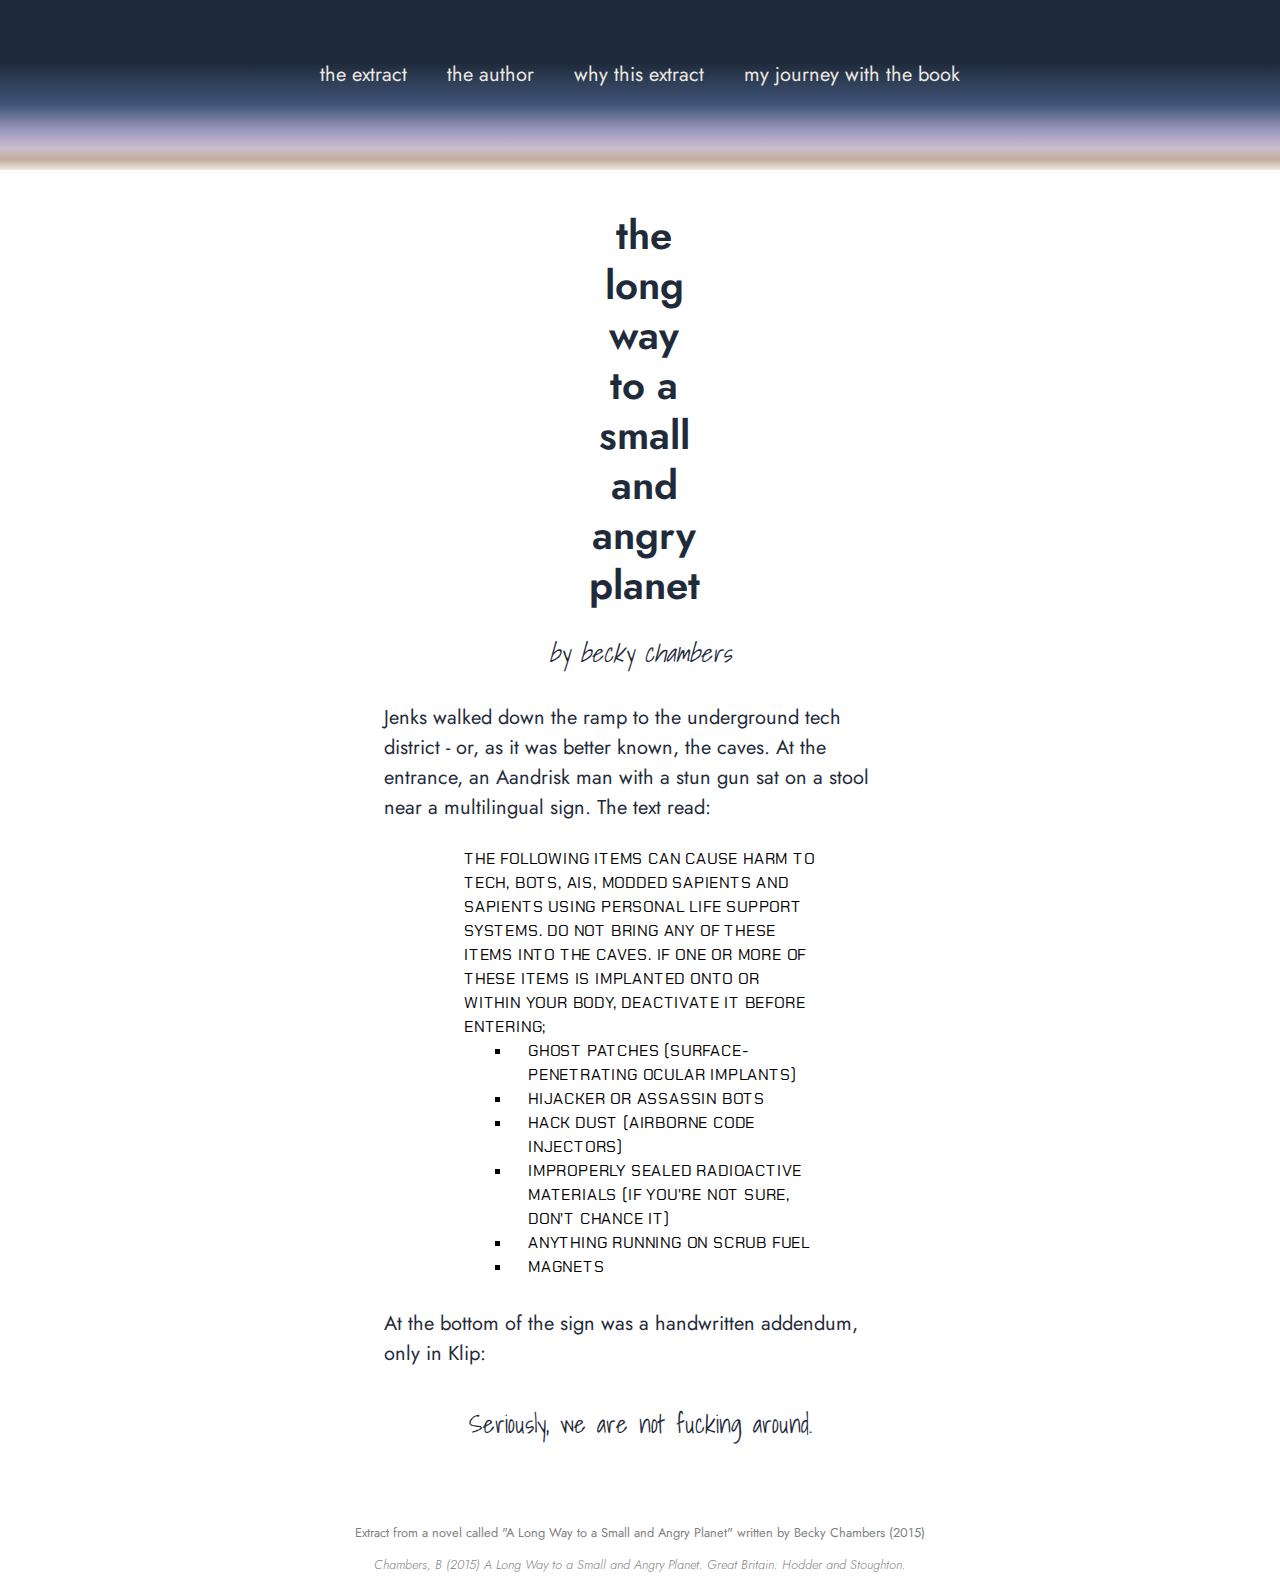
<file: index.html>
<!DOCTYPE html>
<html lang="en">
  <head>
    <meta charset="utf-8">
    <title>the long way to a small and angry planet | the extract</title>
    <meta name="author" content="Nicola Simmonds">
    <meta name="description" content="The extract of a novel by becky chambers">
    <link rel="preconnect" href="https://fonts.googleapis.com">
    <meta name="viewport" content="width=device-width, initial-scale=1">
<link rel="preconnect" href="https://fonts.gstatic.com" crossorigin>
<link href="https://fonts.googleapis.com/css2?family=Chakra+Petch:wght@300;400;500&family=Jost:ital,wght@0,100;0,200;0,300;0,400;0,500;0,600;0,700;0,800;0,900;1,100;1,200;1,300;1,400;1,500;1,600;1,700;1,800;1,900&family=Shadows+Into+Light&display=swap" rel="stylesheet">
    <link rel="stylesheet" href="style.css">
  </head>
  <body>
    <header>
    <nav>
      <ul>
        <li><a href="index.html">the extract</a></li>
        <li><a href="the_author.html">the author</a></li>
        <li><a href="why_this_extract.html">why this extract</a></li>
        <li><a href="my_journey_with_this_book.html">my journey with the book</a></li>
      </ul>
    </nav>
  </header>
    <main>
    <h1>the long way to a small and angry planet</h1>
      <cite>by becky chambers</cite>
        <p>Jenks walked down the ramp to the underground tech district - or, as it was better known, the caves. At the entrance, an Aandrisk man with a stun gun sat on a stool near a multilingual sign. The text read:</p>
        <div id="signage">
        <p>The following items can cause harm to tech, bots, AIs, modded sapients and sapients using personal life support systems. Do not bring any of these items into the caves. If one or more of these items is implanted onto or within your body, deactivate it before entering;</p>
          <ul>
            <li>Ghost patches (surface-penetrating ocular implants)</li>
            <li>Hijacker or assassin bots</li>
            <li>Hack dust (airborne code injectors)</li>
            <li>Improperly sealed radioactive materials (if you're not sure, don't chance it)</li>
            <li>Anything running on scrub fuel</li>
            <li>Magnets</li>
          </ul>
        </div> <!-- end of signage -->
        <p>At the bottom of the sign was a handwritten addendum, only in Klip:</p>
        <div id="handwritting">
        <p>Seriously, we are not fucking around.</p>
        </div>
    </main>
    <footer>
      <p>Extract from a novel called "A Long Way to a Small and Angry Planet" written by Becky Chambers (2015)</p>
      <cite>Chambers, B (2015) A Long Way to a Small and Angry Planet. Great Britain: Hodder and Stoughton.</cite>
    </footer>
  </body>
</html>
</file>
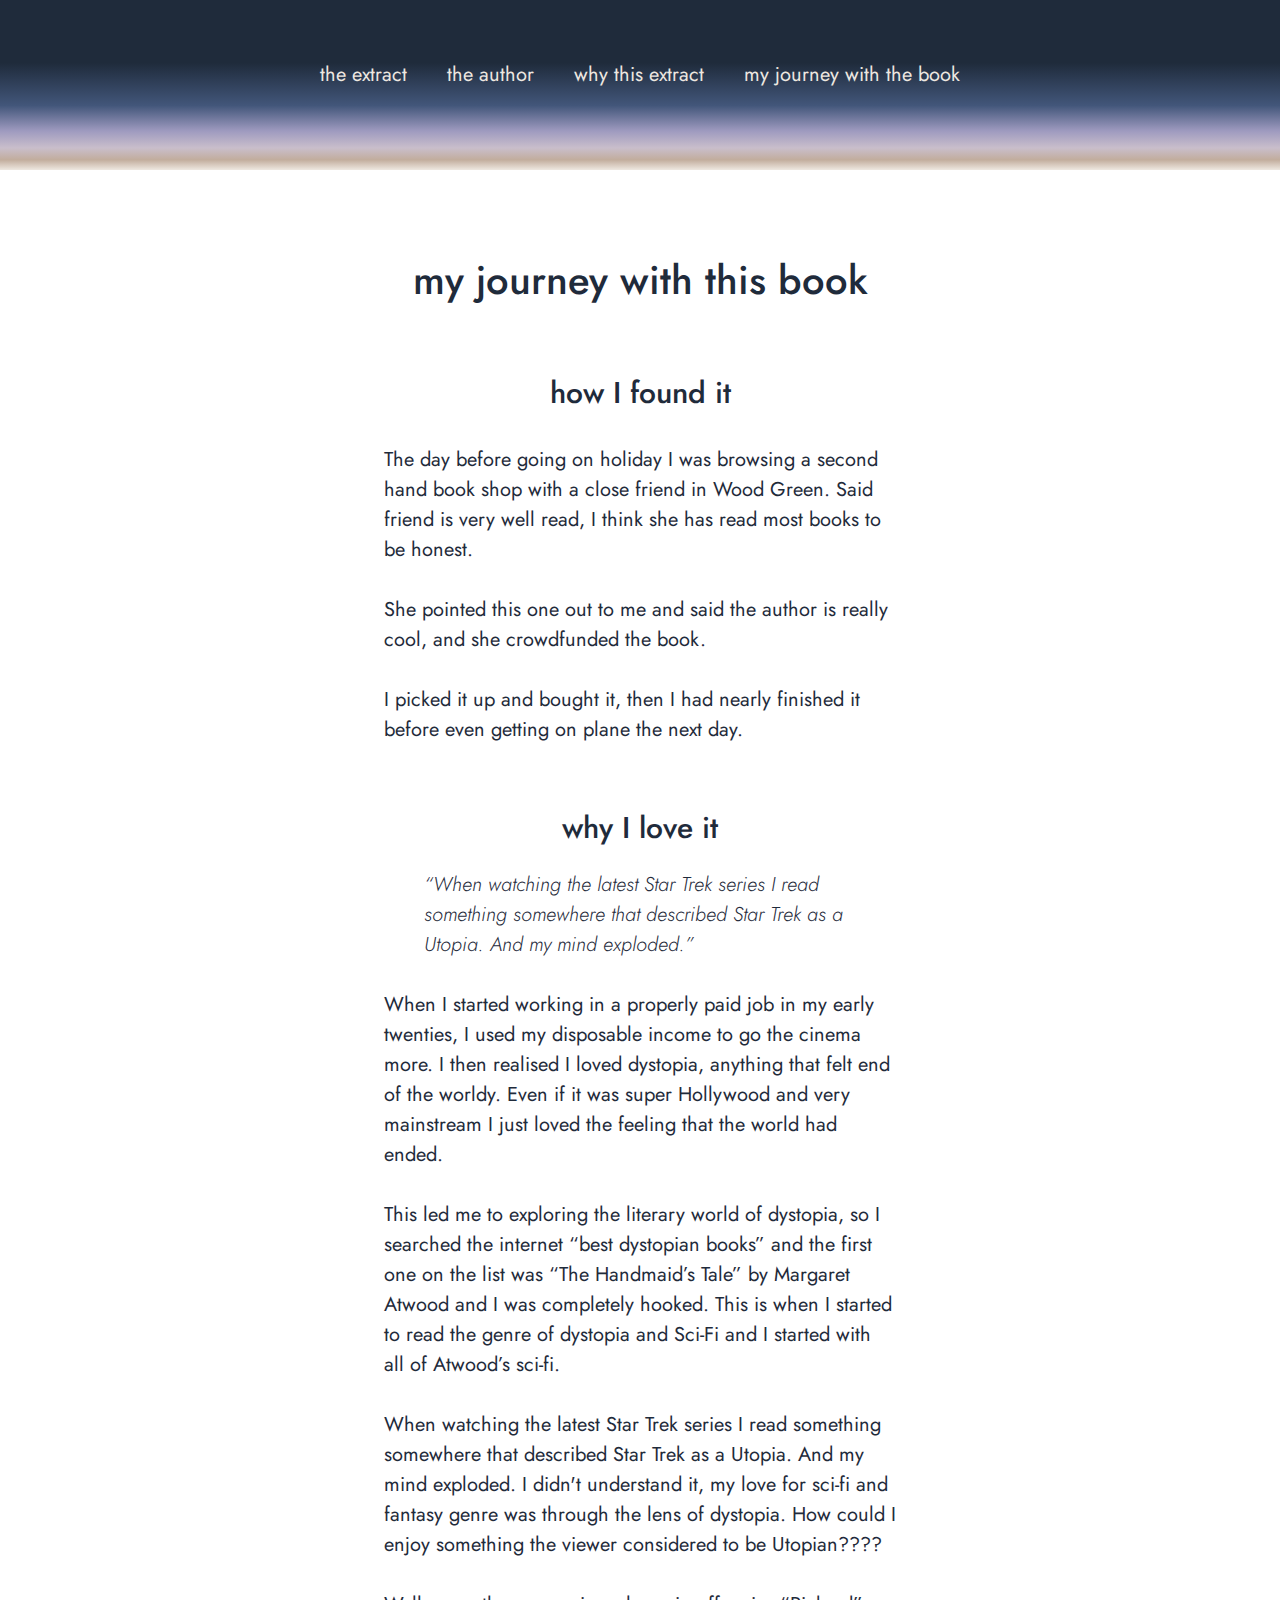
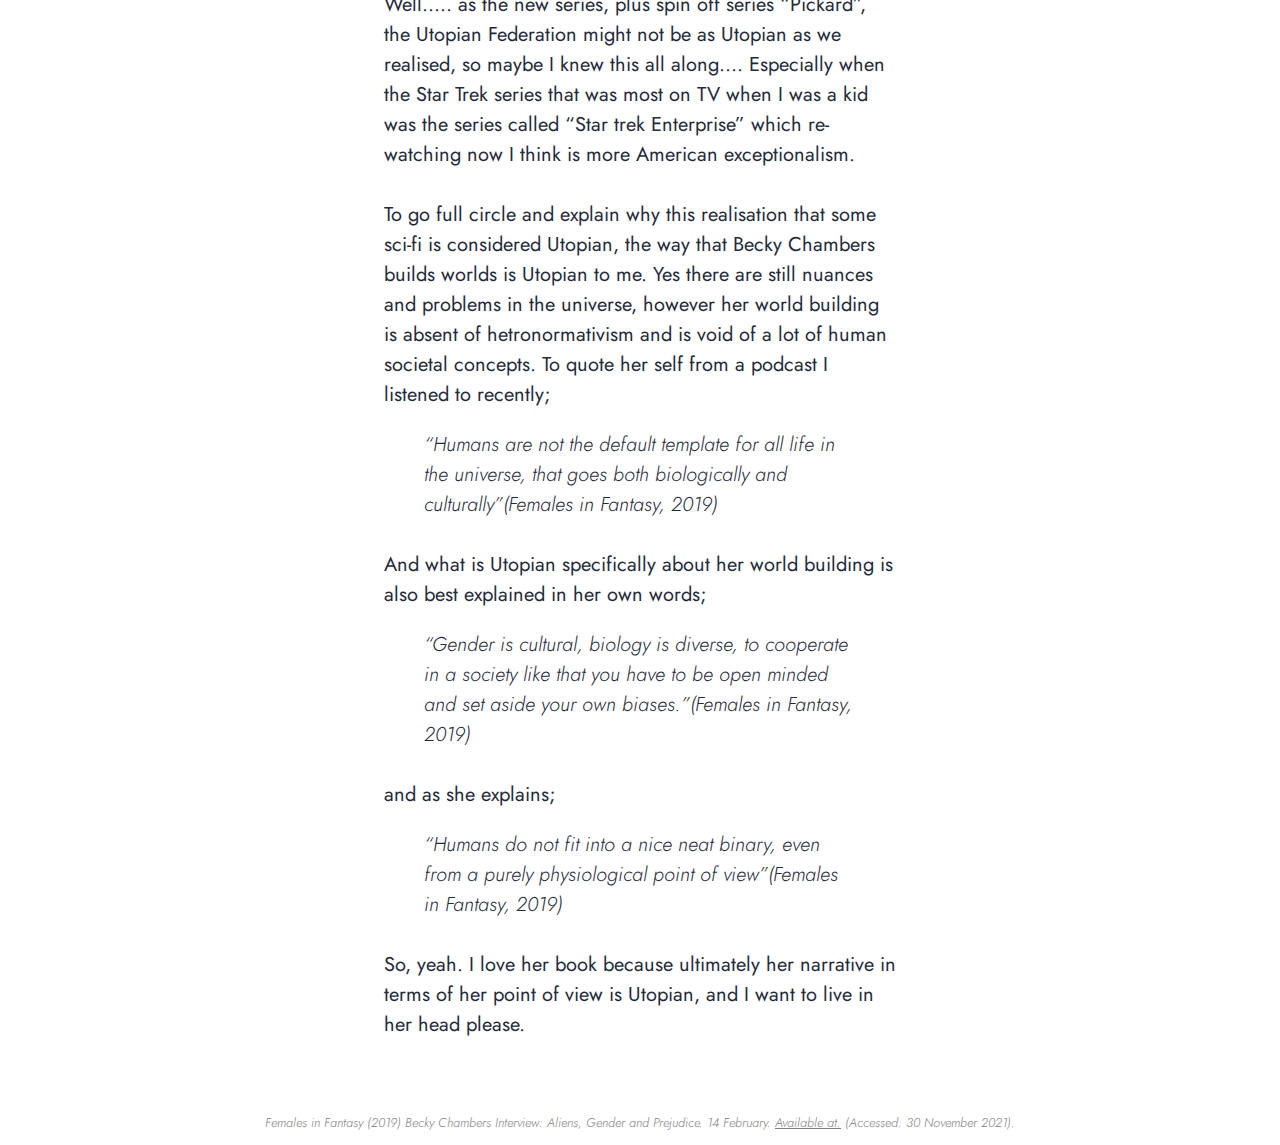
<file: my_journey_with_this_book.html>
<!DOCTYPE html>
<html lang="en">
  <head>
    <meta charset="utf-8">
    <title>the long way to a small and angry planet | my journey with the book</title>
    <meta name="author" content="Nicola Simmonds">
    <meta name="description" content="More about the book and why I like it.">
    <link rel="preconnect" href="https://fonts.googleapis.com">
    <meta name="viewport" content="width=device-width, initial-scale=1">
<link rel="preconnect" href="https://fonts.gstatic.com" crossorigin>
<link href="https://fonts.googleapis.com/css2?family=Chakra+Petch:wght@300;400;500&family=Jost:ital,wght@0,100;0,200;0,300;0,400;0,500;0,600;0,700;0,800;0,900;1,100;1,200;1,300;1,400;1,500;1,600;1,700;1,800;1,900&family=Shadows+Into+Light&display=swap" rel="stylesheet">
    <link rel="stylesheet" href="style.css">
  </head>

  <body>
    <header>
    <nav>
      <ul>
        <li><a href="index.html">the extract</a></li>
        <li><a href="the_author.html">the author</a></li>
        <li><a href="why_this_extract.html">why this extract</a></li>
        <li><a href="my_journey_with_this_book.html">my journey with the book</a></li>
      </ul>
    </nav>
  </header>
    <main>
    <h2>my journey with this book</h2>
      <h3>how I found it</h3>
        <p>The day before going on holiday I was browsing a second hand book shop with a close friend in Wood Green. Said friend is very well read, I think she has read most books to be honest.</p>
        <p>She pointed this one out to me and said the author is really cool, and she crowdfunded the book.</p>
        <p>I picked it up and bought it, then I had nearly finished it before even getting on plane the next day.</p>
      <h3>why I love it</h3>
        <cite>“When watching the latest Star Trek series I read something somewhere that described Star Trek as a Utopia. And my mind exploded.”</cite>
        <p>When I started working in a properly paid job in my early twenties, I used my disposable income to go the cinema more. I then realised I loved dystopia, anything that felt end of the worldy. Even if it was super Hollywood and very mainstream I just loved the feeling that the world had ended.</p>
        <p>This led me to exploring the literary world of dystopia, so I searched the internet “best dystopian books” and the first one on the list was “The Handmaid’s Tale” by Margaret Atwood and I was completely hooked. This is when I started to read the genre of dystopia and Sci-Fi and I started with all of Atwood’s sci-fi.</p>
        <p>When watching the latest Star Trek series I read something somewhere that described Star Trek as a Utopia. And my mind exploded. I didn't understand it, my love for sci-fi and fantasy genre was through the lens of dystopia. How could I enjoy something the viewer considered to be Utopian????</p>
        <p>Well..... as the new series, plus spin off series “Pickard”, the Utopian Federation might not be as Utopian as we realised, so maybe I knew this all along.... Especially when the Star Trek series that was most on TV when I was a kid was the series called “Star trek Enterprise” which re-watching now I think is more American exceptionalism.</p>
        <p>To go full circle and explain why this realisation that some sci-fi is considered Utopian, the way that Becky Chambers builds worlds is Utopian to me. Yes there are still nuances and problems in the universe, however her world building is absent of hetronormativism and is void of a lot of human societal concepts. To quote her self from a podcast I listened to recently;</p>
          <cite>“Humans are not the default template for all life in the universe, that goes both biologically and culturally”(Females in Fantasy, 2019)</cite>
        <p>And what is Utopian specifically about her world building is also best explained in her own words;</p>
          <cite>“Gender is cultural, biology is diverse, to cooperate in a society like that you have to be open minded and set aside your own biases.”(Females in Fantasy, 2019)</cite>
        <p>and as she explains;</p>
          <cite>“Humans do not fit into a nice neat binary, even from a purely physiological point of view”(Females in Fantasy, 2019)</cite>
        <p>So, yeah. I love her book because ultimately her narrative in terms of her point of view is Utopian, and I want to live in her head please.</p>
      </main>
      <footer>
        <cite>Females in Fantasy (2019) Becky Chambers Interview: Aliens, Gender and Prejudice. 14 February. <a href="https://www.youtube.com/watch?v=c8_Uk8cECi0"> Available at.</a> (Accessed: 30 November 2021).</cite>
      </footer>
  </body>
</html>
</file>
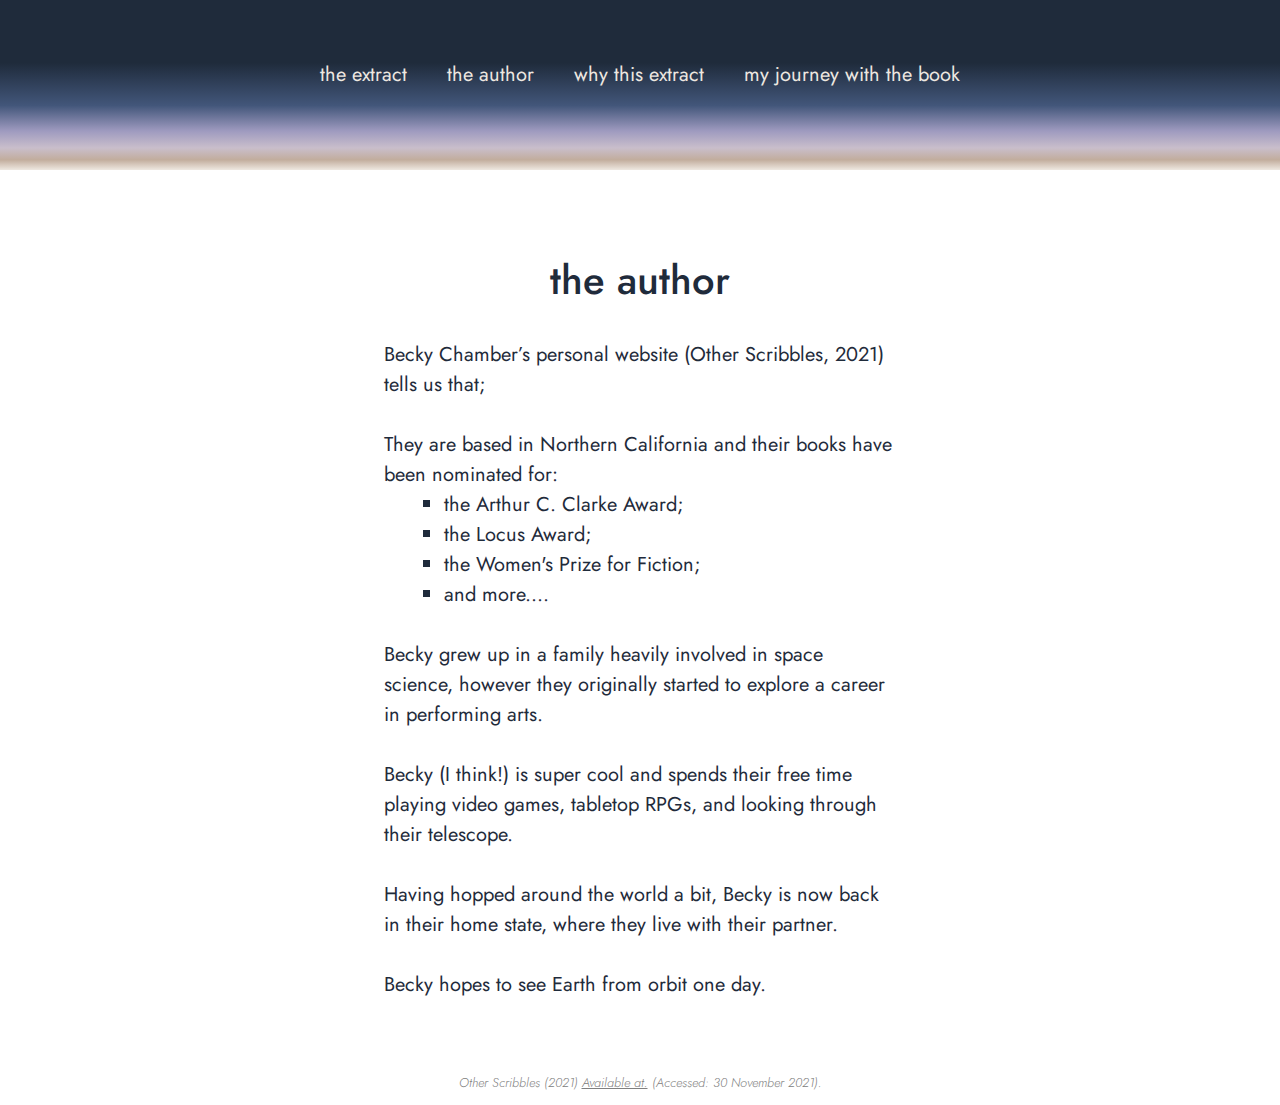
<file: the_author.html>
<!DOCTYPE html>
<html lang="en">
  <head>
    <meta charset="utf-8">
    <title>the long way to a small and angry planet | about the author</title>
    <meta name="author" content="Nicola Simmonds">
    <meta name="description" content="About the author Becky Chambers">
    <meta name="viewport" content="width=device-width, initial-scale=1">
    <link rel="preconnect" href="https://fonts.googleapis.com">
<link rel="preconnect" href="https://fonts.gstatic.com" crossorigin>
<link href="https://fonts.googleapis.com/css2?family=Chakra+Petch:wght@300;400;500&family=Jost:ital,wght@0,100;0,200;0,300;0,400;0,500;0,600;0,700;0,800;0,900;1,100;1,200;1,300;1,400;1,500;1,600;1,700;1,800;1,900&family=Shadows+Into+Light&display=swap" rel="stylesheet">
    <link rel="stylesheet" href="style.css">
  </head>

  <body>
    <header>
    <nav>
      <ul>
        <li><a href="index.html">the extract</a></li>
        <li><a href="the_author.html">the author</a></li>
        <li><a href="why_this_extract.html">why this extract</a></li>
        <li><a href="my_journey_with_this_book.html">my journey with the book</a></li>
      </ul>
    </nav>
  </header>
    <main>
    <h2>the author</h2>
    <p>Becky Chamber’s personal website (Other Scribbles, 2021) tells us that;</p>
    <p>They are based in Northern California and their books have been nominated for:</p>
    <ul>
      <li>the Arthur C. Clarke Award;</li>
      <li>the Locus Award;</li>
      <li>the Women's Prize for Fiction;</li>
      <li>and more....</li>
    </ul>
    <p>Becky grew up in a family heavily involved in space science, however they originally started to explore a career in performing arts.</p>
    <p>Becky (I think!) is super cool and spends their free time playing video games, tabletop RPGs, and looking through their telescope.</p>
    <p>Having hopped around the world a bit, Becky is now back in their home state, where they live with their partner.</p>
    <p>Becky hopes to see Earth from orbit one day.</p>
    </main>
    <footer>
      <cite>Other Scribbles (2021) <a href="https://www.otherscribbles.com/about">Available at.</a> (Accessed: 30 November 2021).</cite>
    </footer>
  </body>
</html>
</file>
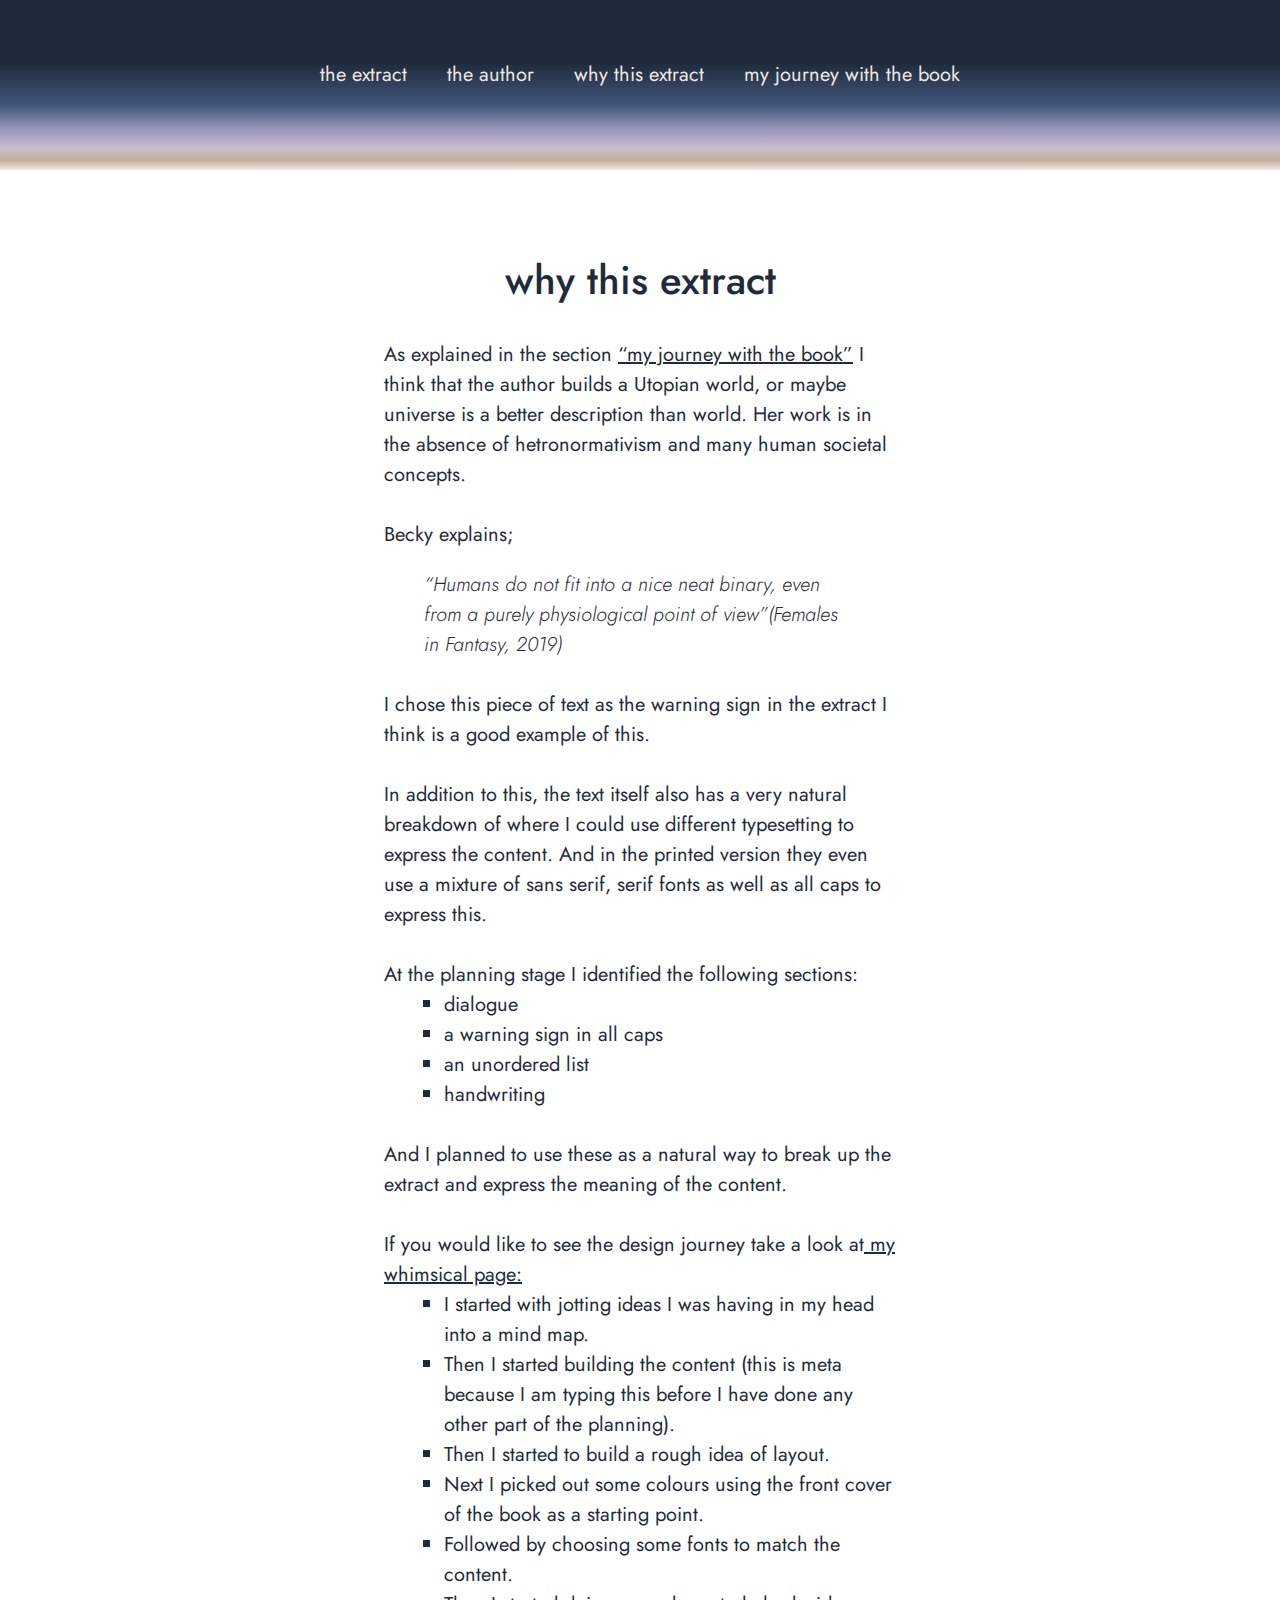
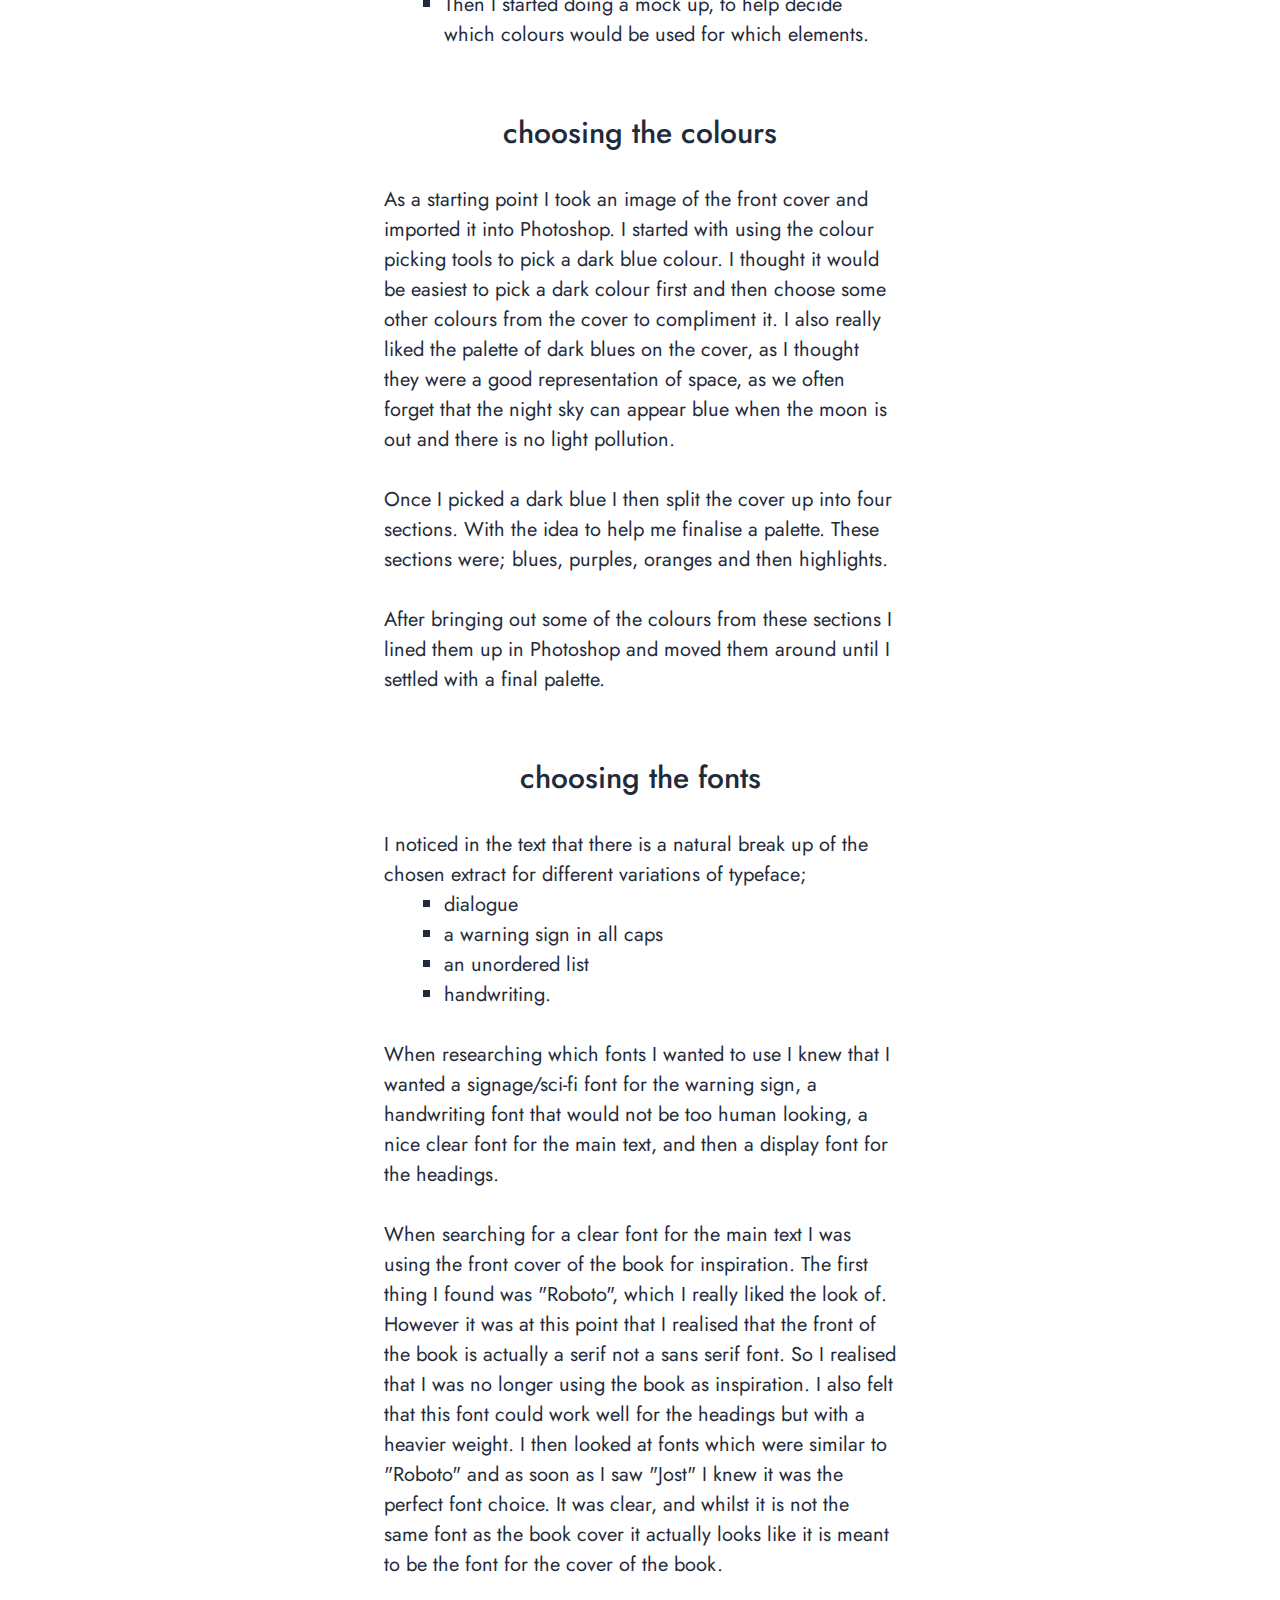
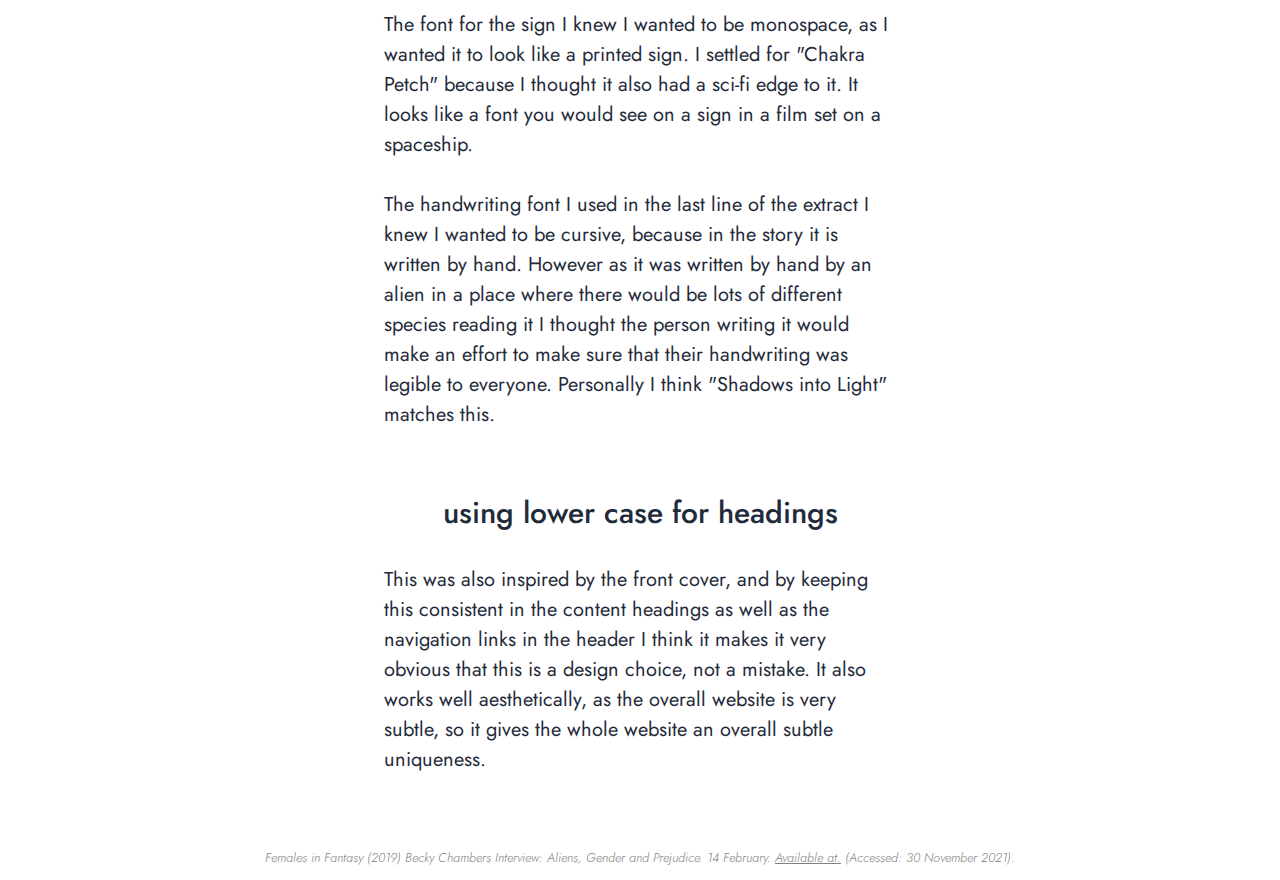
<file: why_this_extract.html>
<!DOCTYPE html>
<html lang="en">
  <head>
    <meta charset="utf-8">
    <title>the long way to a small and angry planet | why this extract</title>
    <meta name="author" content="Nicola Simmonds">
    <meta name="description" content="Details about why I choose this extract from the book.">
    <meta name="viewport" content="width=device-width, initial-scale=1">
    <link rel="preconnect" href="https://fonts.googleapis.com">
<link rel="preconnect" href="https://fonts.gstatic.com" crossorigin>
<link href="https://fonts.googleapis.com/css2?family=Chakra+Petch:wght@300;400;500&family=Jost:ital,wght@0,100;0,200;0,300;0,400;0,500;0,600;0,700;0,800;0,900;1,100;1,200;1,300;1,400;1,500;1,600;1,700;1,800;1,900&family=Shadows+Into+Light&display=swap" rel="stylesheet">
    <link rel="stylesheet" href="style.css">
  </head>

  <body>
    <header>
    <nav>
      <ul>
        <li><a href="index.html">the extract</a></li>
        <li><a href="the_author.html">the author</a></li>
        <li><a href="why_this_extract.html">why this extract</a></li>
        <li><a href="my_journey_with_this_book.html">my journey with the book</a></li>
      </ul>
    </nav>
  </header>
    <main>
    <h2>why this extract</h2>
      <p>As explained in the section <a href="my_journey_with_this_book.html">“my journey with the book”</a> I think that the author builds a Utopian world, or maybe universe is a better description than world. Her work is in the absence of hetronormativism and many human societal concepts.</p>
      <p>Becky explains;</p>
        <cite>“Humans do not fit into a nice neat binary, even from a purely physiological point of view”(Females in Fantasy, 2019)</cite>
        <p>I chose this piece of text as the warning sign in the extract I think is a good example of this.</p>
        <p>In addition to this, the text itself also has a very natural breakdown of where I could use different typesetting to express the content. And in the printed version they even use a mixture of sans serif, serif fonts as well as all caps to express this.<p>
        <p>At the planning stage I identified the following sections:</p>
          <ul>
            <li>dialogue</li>
            <li>a warning sign in all caps</li>
            <li>an unordered list</li>
            <li>handwriting</li>
          </ul>
        <p>And I planned to use these as a natural way to break up the extract and express the meaning of the content.</p>
        <p>If you would like to see the design journey take a look at<a href="https://whimsical.com/typesetting-project-KBx9Z6uFRwgUrqMkgRDaRT"> my whimsical page:</a></p>
          <ul>
            <li>I started with jotting ideas I was having in my head into a mind map.</li>
            <li>Then I started building the content (this is meta because I am typing this before I have done any other part of the planning).</li>
            <li>Then I started to build a rough idea of layout.</li>
            <li>Next I picked out some colours using the front cover of the book as a starting point.</li>
            <li>Followed by choosing some fonts to match the content.</li>
            <li>Then I started doing a mock up, to help decide which colours would be used for which elements.</li>
          </ul>
          <h3>choosing the colours</h3>
          <p>As a starting point I took an image of the front cover and imported it into Photoshop. I started with using the colour picking tools to pick a dark blue colour. I thought it would be easiest to pick a dark colour first and then choose some other colours from the cover to compliment it. I also really liked the palette of dark blues on the cover, as I thought they were a good representation of space, as we often forget that the night sky can appear blue when the moon is out and there is no light pollution.</p>
          <p>Once I picked a dark blue I then split the cover up into four sections. With the idea to help me finalise a palette. These sections were; blues, purples, oranges and then highlights.</p>
          <p>After bringing out some of the colours from these sections I lined them up in Photoshop and moved them around until I settled with a final palette.</p>
          <h3>choosing the fonts</h3>
          <p>I noticed in the text that there is a natural break up of the chosen extract for different variations of typeface;</p>
          <ul>
            <li>dialogue</li>
            <li>a warning sign in all caps</li>
            <li>an unordered list</li>
            <li>handwriting.</li>
          </ul>
          <p>When researching which fonts I wanted to use I knew that I wanted a signage/sci-fi font for the warning sign, a handwriting font that would not be too human looking, a nice clear font for the main text, and then a display font for the headings.</p>
          <p>When searching for a clear font for the main text I was using the front cover of the book for inspiration. The first thing I found was "Roboto", which I really liked the look of. However it was at this point that I realised that the front of the book is actually a serif not a sans serif font. So I realised that I was no longer using the book as inspiration. I also felt that this font could work well for the headings but with a heavier weight. I then looked at fonts which were similar to "Roboto" and as soon as I saw "Jost" I knew it was the perfect font choice. It was clear, and whilst it is not the same font as the book cover it actually looks like it is meant to be the font for the cover of the book.</p>
          <p>The font for the sign I knew I wanted to be monospace, as I wanted it to look like a printed sign. I settled for "Chakra Petch" because I thought it also had a sci-fi edge to it. It looks like a font you would see on a sign in a film set on a spaceship.</p>
          <p>The handwriting font I used in the last line of the extract I knew I wanted to be cursive, because in the story it is written by hand. However as it was written by hand by an alien in a place where there would be lots of different species reading it I thought the person writing it would make an effort to make sure that their handwriting was legible to everyone. Personally I think "Shadows into Light" matches this.</p>
          <h3>using lower case for headings</h3>
          <p>This was also inspired by the front cover, and by keeping this consistent in the content headings as well as the navigation links in the header I think it makes it very obvious that this is a design choice, not a mistake. It also works well aesthetically, as the overall website is very subtle, so it gives the whole website an overall subtle uniqueness.</p>
      </main>
      <footer>
      <cite>Females in Fantasy (2019) Becky Chambers Interview: Aliens, Gender and Prejudice. 14 February. <a href="https://www.youtube.com/watch?v=c8_Uk8cECi0"> Available at.</a> (Accessed: 30 November 2021).</cite>
    </footer>
  </body>
</html>
</file>
<file: style.css>
/* http://meyerweb.com/eric/tools/css/reset/
   v2.0 | 20110126
   License: none (public domain)
*/

html, body, div, span, applet, object, iframe,
h1, h2, h3, h4, h5, h6, p, blockquote, pre,
a, abbr, acronym, address, big, cite, code,
del, dfn, em, img, ins, kbd, q, s, samp,
small, strike, strong, sub, sup, tt, var,
b, u, i, center,
dl, dt, dd, ol, ul, li,
fieldset, form, label, legend,
table, caption, tbody, tfoot, thead, tr, th, td,
article, aside, canvas, details, embed,
figure, figcaption, footer, header, hgroup,
menu, nav, output, ruby, section, summary,
time, mark, audio, video {
	margin: 0;
	padding: 0;
	border: 0;
	font-size: 100%;
	font: inherit;
	vertical-align: baseline;
}
/* HTML5 display-role reset for older browsers */
article, aside, details, figcaption, figure,
footer, header, hgroup, menu, nav, section {
	display: block;
}
body {
	line-height: 1;
}
ol, ul {
	list-style: none;
}
blockquote, q {
	quotes: none;
}
blockquote:before, blockquote:after,
q:before, q:after {
	content: '';
	content: none;
}
table {
	border-collapse: collapse;
	border-spacing: 0;
}

/*-------------------------start of personal css------------

Colour palette
navy        1f2b3b
blue        42567a
slate blue  617191
lilac       9e9abf
mauve       c9becb
chai        c2ad9d
cream       eee8e1

MOBILE FIRST ------*/

body{
  box-sizing: border-box;
  font-family: "Jost", "Lucida Console", "Lucida Sans Typewriter", "Lucida Grande", sans-serif;
  line-height: 1.5;
  color: #1f2b3b;
}

nav{
  padding-top: 30px;
  padding-bottom: 50px;
  background-image: linear-gradient(180deg, #1f2b3b 37%, #42567a 62%, #9e9abf 77%, #c9becb 87%, #c2ad9d 94%, #eee8e1 100%);
  color: #eee8e1;
}


ul{
  list-style: square;
  padding-left: 2em;
}

cite{
  display: block;
  font-style: italic;
  padding-top: 1em;
	font-weight: 300;
}

main{
  max-width: 220px;
  margin: auto;
  padding-bottom: 3em;
}

h1{
   text-align: center;
   font-weight:600;
   font-size: 2em;
   line-height: 1.25em;
   margin-top: 1.5em;
}

h1 + cite{
  display: block;
  font-family: "Shadows Into Light", "Bradley Hand", "Apple Chancery", cursive;
  text-align: center;
  margin-top: 1.5em;

}

p{
  margin-top: 1.5em;
}

#signage {
  font-family: "Chakra Petch", "Courier", "Andale Mono", monospace;
  text-transform: uppercase;
  font-size: .7em;
  color: black;
  letter-spacing: .05em;
  padding: 0 1em;
}

#signage li{
  padding-left: 1em;
  list-style: square;
}

#handwritting {
  font-family: "Shadows into light", "Bradley Hand", "Apple chancery", cursive;
  text-align: center;
}

h2{
  font-size: 2em;
  text-align: center;
  padding-top:  2em;
  font-weight: 500;
}

h3{
  font-size: 1.5em;
  text-align: center;
  padding-top:  2em;
  font-weight: 500;
}

h2+h3{
  padding-top: 2em;
}

nav ul{
  padding: 0;
  display: flex;
  flex-direction: column;
  align-items: center;
  list-style: none;
}

a {
  text-decoration: none;
}

a:link {
  color: inherit;
}

a:visited {
  color: inherit;
}

a:focus {
  background-color: #617191;
}

p a{
	text-decoration: underline;
}

footer a{
	text-decoration: underline;
}

footer{
	text-align: center;
	color: grey;
	font-size: .8em;
	padding-bottom: 1em;
}

/*------------------ 500---------------------*/

@media (min-width: 500px){

    main{
      max-width: 70%;
      margin: auto;
    }
    cite{
      padding: 1em 1em 0em 1em;
    }

}

/*------------------ 700---------------------*/

@media (min-width: 700px){

  header li{
    font-size: 1.25em;
    padding-bottom: 1em;
  }
main{
	font-size: 1.25em;
}

  #signage{
    margin: 1em 4em;
    font-size: .8em;

  }
  #handwritting{
    font-size: 1.25em;
  }

  h1 + cite{
    font-size: 1.25em;
    margin-top: auto;
}

cite{
  padding: 1em 2em 0em 2em;
}

ul{
  padding-left: 3em;
}

}
/*------------------ 900---------------------*/


@media (min-width: 900px){
  main{
    max-width: 60%;
    margin: auto;
  }

h1{
  display:flex;
  flex-direction: column;
  max-width: 20%;
  flex-flow: column wrap;
  margin: auto;
  padding-top: 1em;
}

nav ul{
    display: flex;
    flex-direction: row;
    justify-content: center;
  }

nav li{
  padding: 0 20px;
}

nav{
  padding-top: 60px;
  padding-bottom: 80px;
}

}

/*------------------ full layout---------------------*/

@media (min-width: 1200px){
  main{
    max-width: 40%;
    margin: auto;
  }

}
</file>
